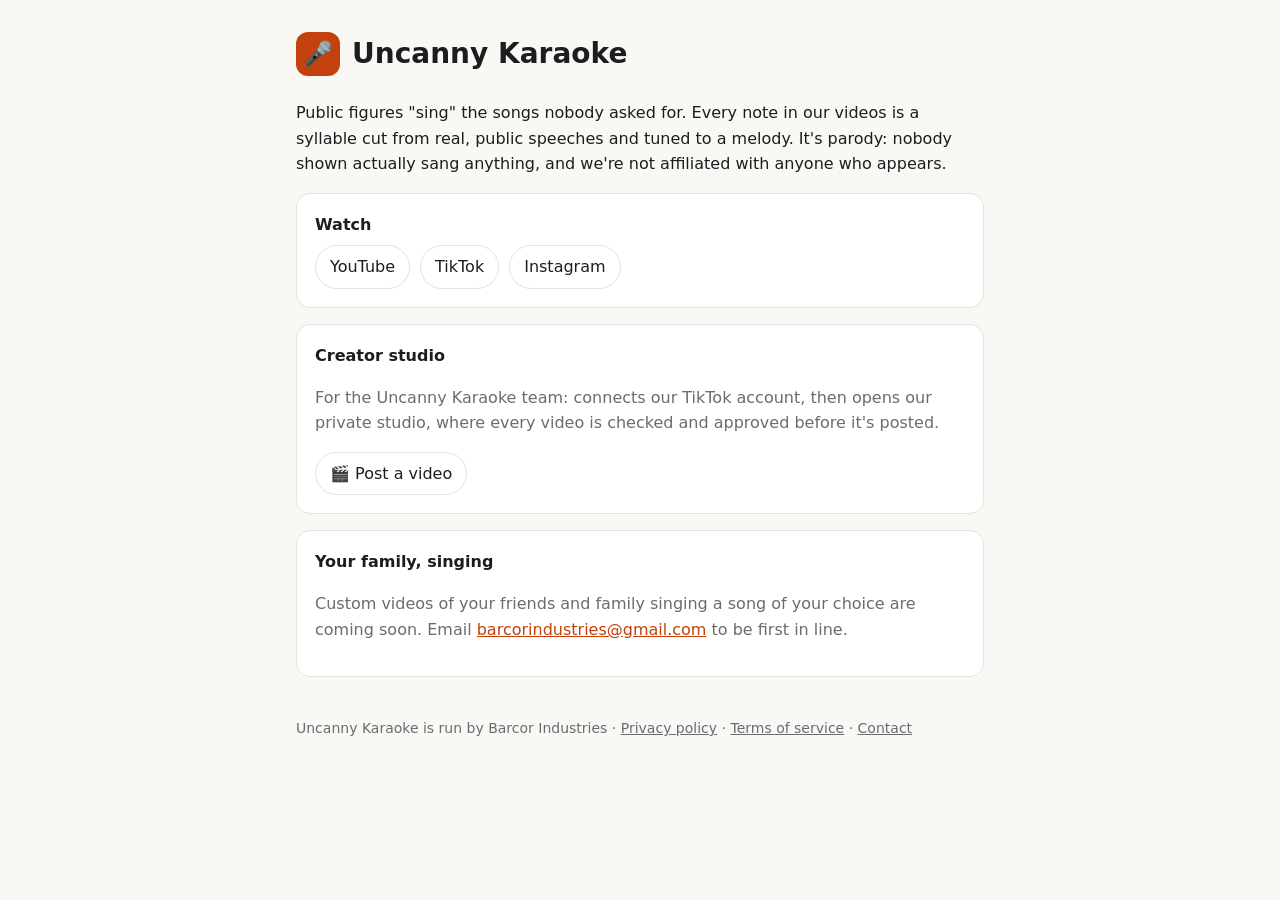
<file: index.html>
<!doctype html>
<html lang="en">
<head>
<meta charset="utf-8">
<meta name="viewport" content="width=device-width, initial-scale=1">
<title>Uncanny Karaoke</title>
<meta name="description" content="Public figures 'sing' the songs nobody asked for. Parody music videos made from real speeches.">
<link rel="stylesheet" href="style.css">
</head>
<body>
<main>
  <header><div class="logo">🎤</div><h1>Uncanny Karaoke</h1></header>
  <p>Public figures "sing" the songs nobody asked for. Every note in our videos is a syllable cut from real,
  public speeches and tuned to a melody. It's parody: nobody shown actually sang anything, and we're not
  affiliated with anyone who appears.</p>

  <div class="card">
    <b>Watch</b>
    <div class="links">
      <a href="https://www.youtube.com/@UncannyKaraoke">YouTube</a>
      <a href="https://www.tiktok.com/@UncannyKaraoke">TikTok</a>
      <a href="https://www.instagram.com/UncannyKaraoke/">Instagram</a>
    </div>
  </div>

  <div class="card">
    <b>Creator studio</b>
    <p class="muted">For the Uncanny Karaoke team: connects our TikTok account, then opens our private studio, where
    every video is checked and approved before it's posted.</p>
    <div class="links">
      <a href="https://uncanny.tail05bb1b.ts.net/connect/tiktok">🎬 Post a video</a>
    </div>
  </div>

  <div class="card">
    <b>Your family, singing</b>
    <p class="muted">Custom videos of your friends and family singing a song of your choice are coming soon.
    Email <a href="mailto:barcorindustries@gmail.com">barcorindustries@gmail.com</a> to be first in line.</p>
  </div>

  <footer>
    Uncanny Karaoke is run by Barcor Industries ·
    <a href="privacy.html">Privacy policy</a> · <a href="terms.html">Terms of service</a> ·
    <a href="mailto:barcorindustries@gmail.com">Contact</a>
  </footer>
</main>
</body>
</html>
</file>
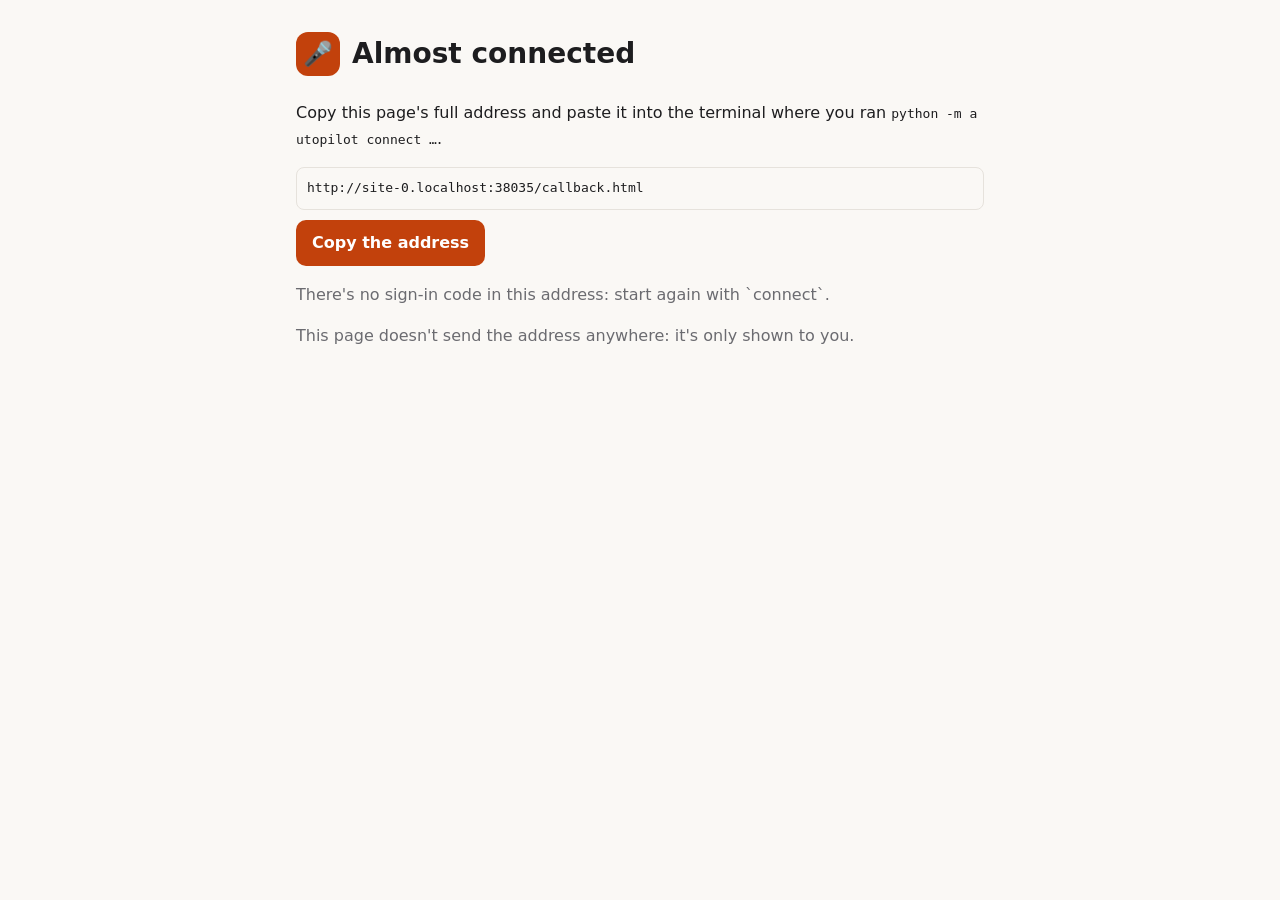
<file: callback.html>
<!doctype html>
<html lang="en">
<head>
<meta charset="utf-8">
<meta name="viewport" content="width=device-width, initial-scale=1">
<meta name="robots" content="noindex">
<meta name="referrer" content="no-referrer">
<title>Signed in · Uncanny Karaoke</title>
<link rel="stylesheet" href="style.css">
</head>
<body>
<main>
  <header><div class="logo">🎤</div><h1>Almost connected</h1></header>
  <p>Copy this page's full address and paste it into the terminal where you ran
  <code>python -m autopilot connect …</code>.</p>
  <span class="url" id="url"></span>
  <button id="copy">Copy the address</button>
  <p class="muted" id="done"></p>
  <p class="muted">This page doesn't send the address anywhere: it's only shown to you.</p>
</main>
<script>
  // A sign-in started from the studio (its Connect button) carries the studio's address in `state` after a "~":
  // send the browser straight back there to finish. One started in the terminal has none: copy and paste below.
  (() => {
    const q = new URLSearchParams(location.search), state = q.get("state") || "";
    if (!q.get("code") || !state.includes("~")) return;
    try {
      const b64 = state.split("~")[1].replace(/-/g, "+").replace(/_/g, "/");
      const back = new URL(atob(b64 + "=".repeat((4 - b64.length % 4) % 4)));
      if (back.protocol !== "https:" || !back.hostname.endsWith(".ts.net")) return;   // only our private studio
      document.querySelector("h1").textContent = "Finishing the sign-in…";
      location.replace(back.origin + "/oauth/callback" + location.search);
    } catch { /* not ours: show the address to copy */ }
  })();
  const url = location.href;
  document.getElementById("url").textContent = url;
  document.getElementById("copy").onclick = async () => {
    try {
      await navigator.clipboard.writeText(url);
      document.getElementById("done").textContent = "Copied. Now paste it into the terminal.";
    } catch {
      document.getElementById("done").textContent = "Couldn't copy automatically: select the address above and copy it.";
    }
  };
  if (!/[?&]code=/.test(url)) {
    document.getElementById("done").textContent = "There's no sign-in code in this address: start again with `connect`.";
  }
</script>
</body>
</html>
</file>
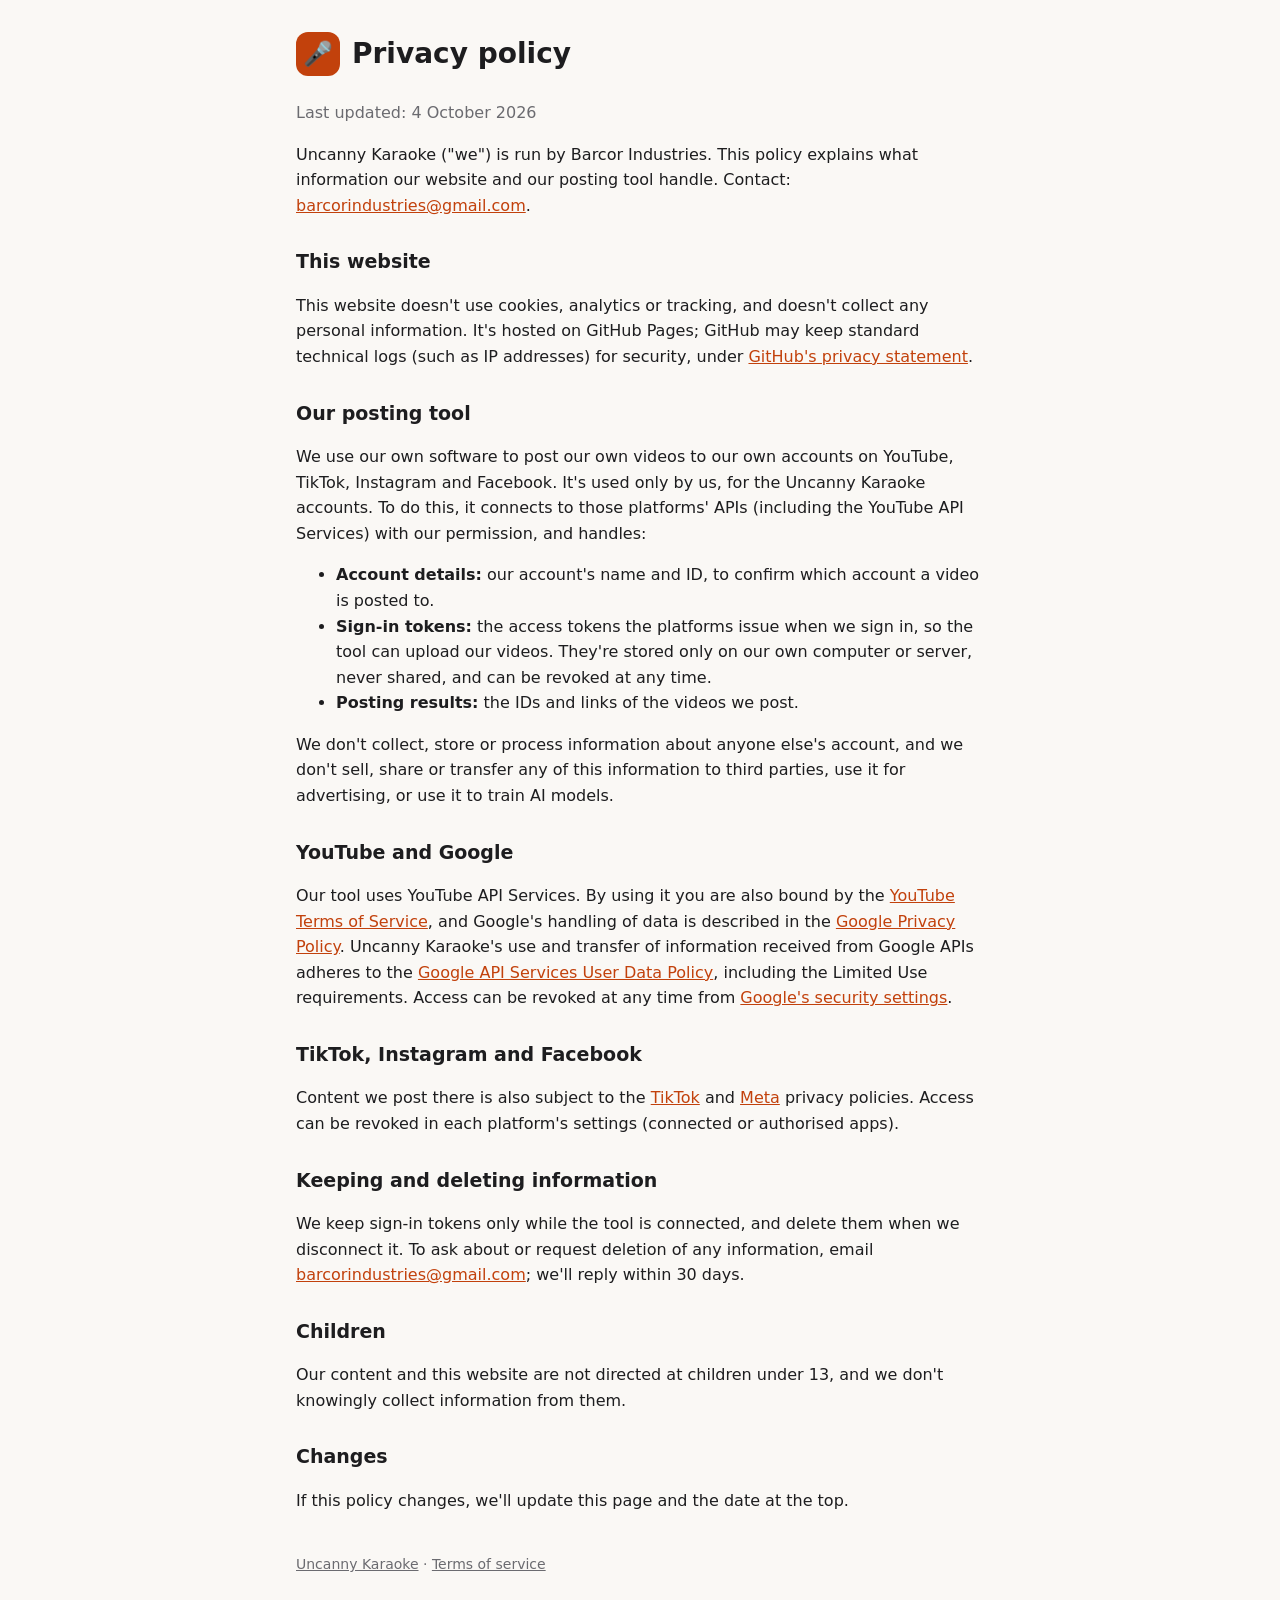
<file: privacy.html>
<!doctype html>
<html lang="en">
<head>
<meta charset="utf-8">
<meta name="viewport" content="width=device-width, initial-scale=1">
<title>Privacy policy · Uncanny Karaoke</title>
<link rel="stylesheet" href="style.css">
</head>
<body>
<main>
  <header><div class="logo">🎤</div><h1>Privacy policy</h1></header>
  <p class="muted">Last updated: 4 October 2026</p>

  <p>Uncanny Karaoke ("we") is run by Barcor Industries. This policy explains what information our website and
  our posting tool handle. Contact: <a href="mailto:barcorindustries@gmail.com">barcorindustries@gmail.com</a>.</p>

  <h2>This website</h2>
  <p>This website doesn't use cookies, analytics or tracking, and doesn't collect any personal information. It's
  hosted on GitHub Pages; GitHub may keep standard technical logs (such as IP addresses) for security, under
  <a href="https://docs.github.com/en/site-policy/privacy-policies/github-general-privacy-statement">GitHub's
  privacy statement</a>.</p>

  <h2>Our posting tool</h2>
  <p>We use our own software to post our own videos to our own accounts on YouTube, TikTok, Instagram and
  Facebook. It's used only by us, for the Uncanny Karaoke accounts. To do this, it connects to those
  platforms' APIs (including the YouTube API Services) with our permission, and handles:</p>
  <ul>
    <li><b>Account details:</b> our account's name and ID, to confirm which account a video is posted to.</li>
    <li><b>Sign-in tokens:</b> the access tokens the platforms issue when we sign in, so the tool can upload
      our videos. They're stored only on our own computer or server, never shared, and can be revoked at any
      time.</li>
    <li><b>Posting results:</b> the IDs and links of the videos we post.</li>
  </ul>
  <p>We don't collect, store or process information about anyone else's account, and we don't sell, share or
  transfer any of this information to third parties, use it for advertising, or use it to train AI models.</p>

  <h2>YouTube and Google</h2>
  <p>Our tool uses YouTube API Services. By using it you are also bound by the
  <a href="https://www.youtube.com/t/terms">YouTube Terms of Service</a>, and Google's handling of data is
  described in the <a href="https://policies.google.com/privacy">Google Privacy Policy</a>.
  Uncanny Karaoke's use and transfer of information received from Google APIs adheres to the
  <a href="https://developers.google.com/terms/api-services-user-data-policy">Google API Services User Data
  Policy</a>, including the Limited Use requirements. Access can be revoked at any time from
  <a href="https://myaccount.google.com/permissions">Google's security settings</a>.</p>

  <h2>TikTok, Instagram and Facebook</h2>
  <p>Content we post there is also subject to the
  <a href="https://www.tiktok.com/legal/privacy-policy">TikTok</a> and
  <a href="https://www.facebook.com/privacy/policy/">Meta</a> privacy policies. Access can be revoked in each
  platform's settings (connected or authorised apps).</p>

  <h2>Keeping and deleting information</h2>
  <p>We keep sign-in tokens only while the tool is connected, and delete them when we disconnect it. To ask about
  or request deletion of any information, email
  <a href="mailto:barcorindustries@gmail.com">barcorindustries@gmail.com</a>; we'll reply within 30 days.</p>

  <h2>Children</h2>
  <p>Our content and this website are not directed at children under 13, and we don't knowingly collect
  information from them.</p>

  <h2>Changes</h2>
  <p>If this policy changes, we'll update this page and the date at the top.</p>

  <footer><a href="index.html">Uncanny Karaoke</a> · <a href="terms.html">Terms of service</a></footer>
</main>
</body>
</html>
</file>
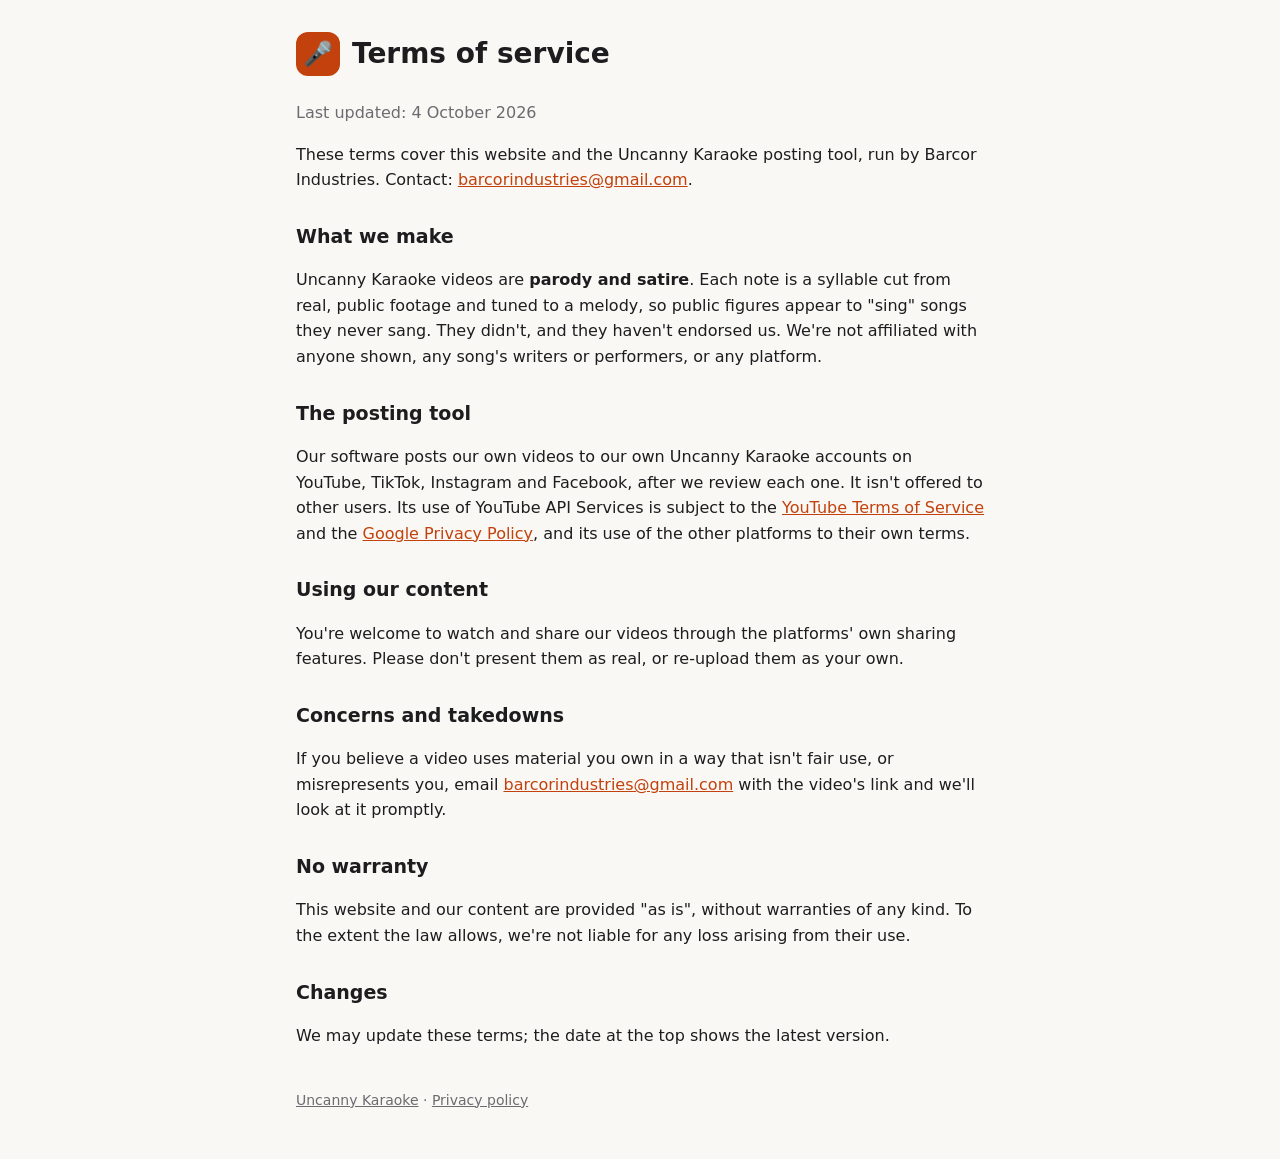
<file: terms.html>
<!doctype html>
<html lang="en">
<head>
<meta charset="utf-8">
<meta name="viewport" content="width=device-width, initial-scale=1">
<title>Terms of service · Uncanny Karaoke</title>
<link rel="stylesheet" href="style.css">
</head>
<body>
<main>
  <header><div class="logo">🎤</div><h1>Terms of service</h1></header>
  <p class="muted">Last updated: 4 October 2026</p>

  <p>These terms cover this website and the Uncanny Karaoke posting tool, run by Barcor Industries. Contact:
  <a href="mailto:barcorindustries@gmail.com">barcorindustries@gmail.com</a>.</p>

  <h2>What we make</h2>
  <p>Uncanny Karaoke videos are <b>parody and satire</b>. Each note is a syllable cut from real, public footage
  and tuned to a melody, so public figures appear to "sing" songs they never sang. They didn't, and they
  haven't endorsed us. We're not affiliated with anyone shown, any song's writers or performers, or any
  platform.</p>

  <h2>The posting tool</h2>
  <p>Our software posts our own videos to our own Uncanny Karaoke accounts on YouTube, TikTok, Instagram and
  Facebook, after we review each one. It isn't offered to other users. Its use of YouTube API Services is subject
  to the <a href="https://www.youtube.com/t/terms">YouTube Terms of Service</a> and the
  <a href="https://policies.google.com/privacy">Google Privacy Policy</a>, and its use of the other platforms to
  their own terms.</p>

  <h2>Using our content</h2>
  <p>You're welcome to watch and share our videos through the platforms' own sharing features. Please don't
  present them as real, or re-upload them as your own.</p>

  <h2>Concerns and takedowns</h2>
  <p>If you believe a video uses material you own in a way that isn't fair use, or misrepresents you, email
  <a href="mailto:barcorindustries@gmail.com">barcorindustries@gmail.com</a> with the video's link and we'll
  look at it promptly.</p>

  <h2>No warranty</h2>
  <p>This website and our content are provided "as is", without warranties of any kind. To the extent the law
  allows, we're not liable for any loss arising from their use.</p>

  <h2>Changes</h2>
  <p>We may update these terms; the date at the top shows the latest version.</p>

  <footer><a href="index.html">Uncanny Karaoke</a> · <a href="privacy.html">Privacy policy</a></footer>
</main>
</body>
</html>
</file>
<file: style.css>
:root {
  --bg: #faf8f5; --card: #ffffff; --text: #1d1d1f; --muted: #6b6b70; --line: #e6e2dc; --accent: #c2410c;
}
@media (prefers-color-scheme: dark) {
  :root { --bg: #121214; --card: #1c1c20; --text: #ececee; --muted: #9a9aa2; --line: #2e2e33; --accent: #fb923c; }
}
* { box-sizing: border-box; }
body { margin: 0; background: var(--bg); color: var(--text);
       font: 16px/1.6 system-ui, -apple-system, "Segoe UI", Roboto, sans-serif; }
main { max-width: 720px; margin: 0 auto; padding: 32px 16px 48px; }
header { display: flex; align-items: center; gap: 12px; margin-bottom: 24px; }
.logo { width: 44px; height: 44px; border-radius: 12px; background: var(--accent); color: #fff;
        display: grid; place-items: center; font-size: 24px; flex: none; }
h1 { font-size: 28px; line-height: 1.2; margin: 0; }
h2 { font-size: 19px; margin: 28px 0 6px; }
a { color: var(--accent); }
.muted { color: var(--muted); }
.card { background: var(--card); border: 1px solid var(--line); border-radius: 14px; padding: 18px; margin: 16px 0; }
.links { display: flex; flex-wrap: wrap; gap: 10px; margin-top: 8px; }
.links a { text-decoration: none; padding: 8px 14px; border: 1px solid var(--line); border-radius: 999px;
           background: var(--card); color: var(--text); }
footer { margin-top: 40px; font-size: 14px; color: var(--muted); }
footer a { color: var(--muted); }
code, .url { font-family: ui-monospace, Consolas, monospace; font-size: 13px; word-break: break-all; }
.url { display: block; background: var(--bg); border: 1px solid var(--line); border-radius: 8px; padding: 10px;
       margin: 10px 0; }
button { font: inherit; padding: 10px 16px; border-radius: 10px; border: 0; background: var(--accent);
         color: #fff; font-weight: 600; cursor: pointer; }
</file>
